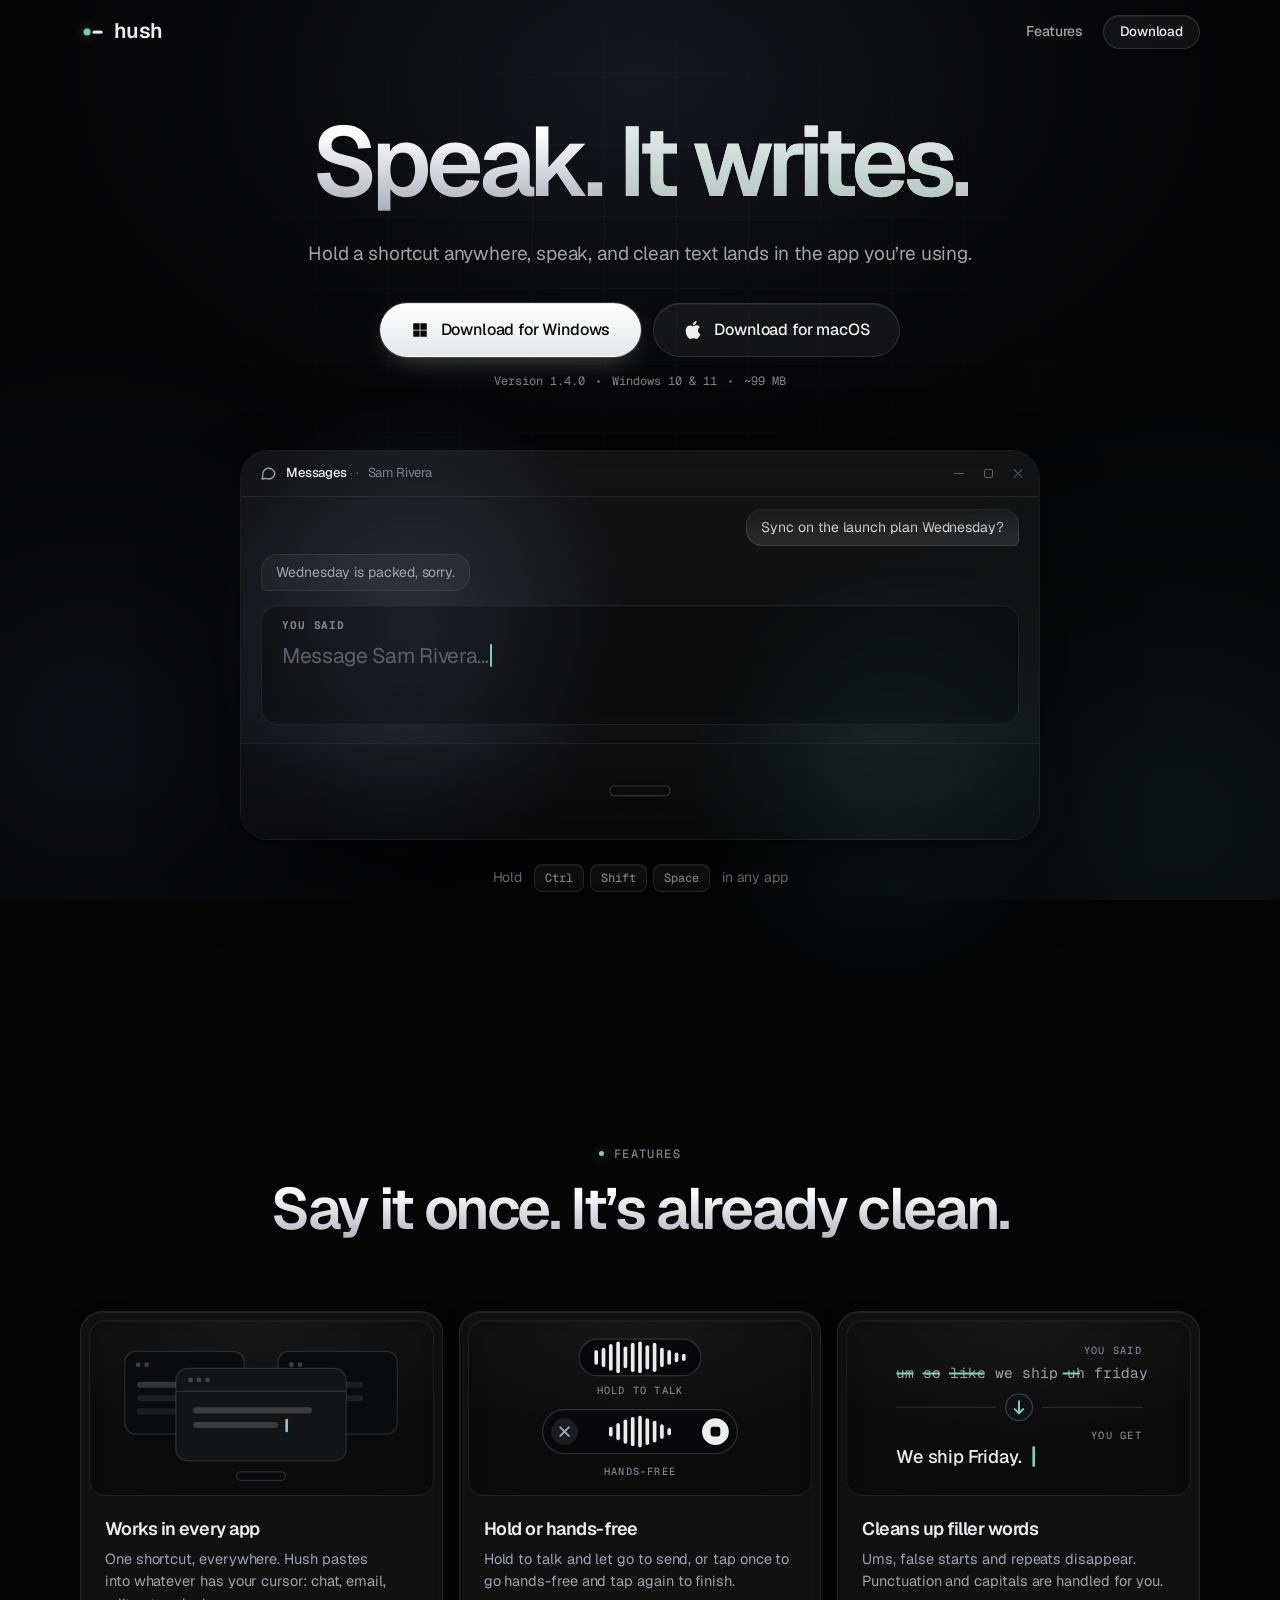
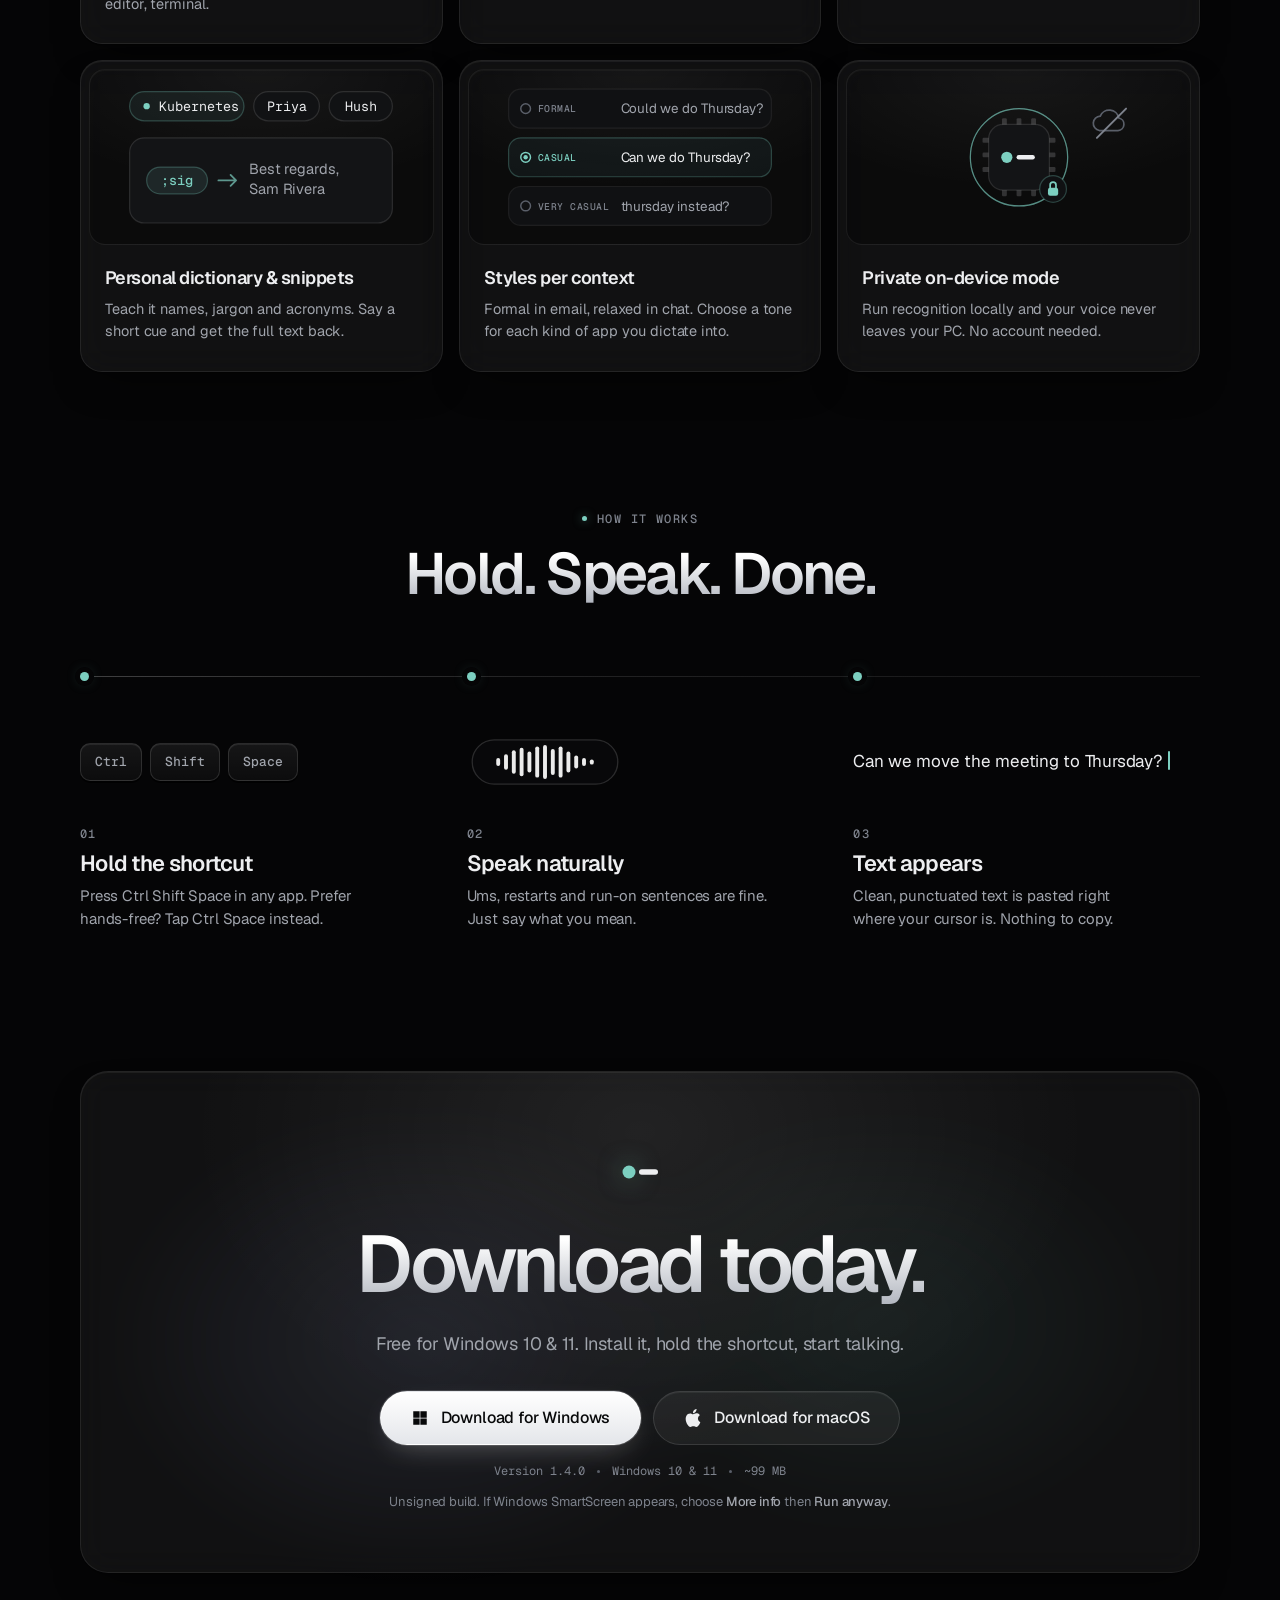
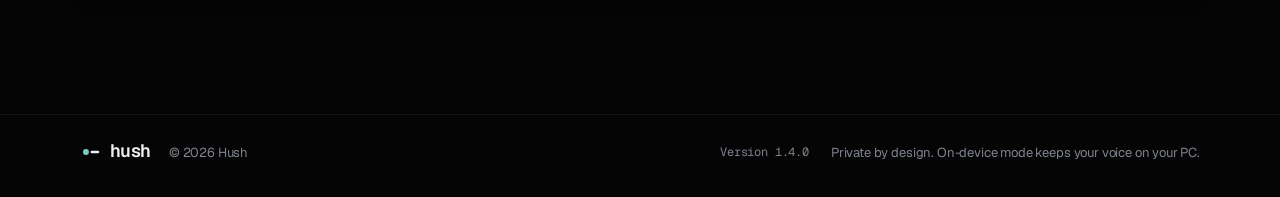
<file: index.html>
<!doctype html>
<html lang="en" class="no-js">
<head>
  <meta charset="utf-8">
  <meta name="viewport" content="width=device-width, initial-scale=1">
  <title>Hush — Speak. It writes.</title>
  <meta name="description" content="Hush is voice dictation for Windows. Hold a shortcut in any app, speak, and clean text is pasted where your cursor is. Free for Windows 10 & 11.">
  <meta name="theme-color" content="#050506">
  <meta name="color-scheme" content="dark">

  <link rel="icon" href="assets/favicon.svg" type="image/svg+xml">
  <link rel="icon" href="assets/favicon.ico" sizes="any">
  <link rel="apple-touch-icon" href="assets/apple-touch-icon.png">

  <!-- Open Graph / social -->
  <meta property="og:type" content="website">
  <meta property="og:title" content="Hush — Speak. It writes.">
  <meta property="og:description" content="Hold a shortcut in any app, speak, and clean text is pasted where your cursor is.">
  <meta property="og:image" content="https://hush-web-alpha.vercel.app/assets/og-image.png">
  <meta name="twitter:card" content="summary_large_image">

  <!-- Fonts: Geist + Geist Mono, self-hosted (SIL OFL, see assets/fonts/OFL.txt). Declared in styles/tokens.css. -->
  <link rel="preload" href="assets/fonts/geist-latin.woff2" as="font" type="font/woff2" crossorigin>
  <link rel="preload" href="assets/fonts/geist-mono-latin.woff2" as="font" type="font/woff2" crossorigin>

  <!-- Tiny same-origin script (no inline JS, so the CSP can stay script-src 'self'): flips .no-js to .js before first paint -->
  <script src="boot.js"></script>

  <link rel="stylesheet" href="styles/tokens.css">
  <link rel="stylesheet" href="styles/base.css">
  <link rel="stylesheet" href="styles/nav.css">
  <link rel="stylesheet" href="styles/hero.css">
  <link rel="stylesheet" href="styles/demo.css">
  <link rel="stylesheet" href="styles/sections.css">

  <script src="demo.js" defer></script>
  <script src="app.js" defer></script>
</head>
<body>
<a class="skip" href="#main">Skip to content</a>

<!-- Fixed backdrop: three very dim, soft glows so the glass surfaces have something to refract -->
<div class="backdrop" aria-hidden="true"><i class="blob blob--a"></i><i class="blob blob--b"></i><i class="blob blob--c"></i></div>

<!-- NAV -->
<header class="nav" data-nav>
  <div class="wrap nav__inner">
    <div class="logo">
      <svg class="logo__mark" viewBox="0 0 24 24" aria-hidden="true"><circle class="logo__dot" cx="6.5" cy="12" r="3.25" fill="var(--accent)"/><rect class="logo__line" x="11.5" y="10.6" width="9.5" height="2.8" rx="1.4" fill="currentColor"/></svg>
      <span class="logo__word">hush</span>
    </div>
    <div class="nav__right">
      <a class="nav__link" href="#features">Features</a>
      <a class="btn btn--soft btn--sm" href="https://github.com/ShashankH1323/hush-web/releases/download/v1.4.0/Hush_1.4.0_x64-setup.exe" download data-download data-nav-dl>Download</a>
    </div>
  </div>
</header>

<main id="main">

<!-- HERO -->
<section class="hero" id="top">
  <div class="wrap hero__inner">
    <h1 class="hero__title rise rise--0"><span>Speak.</span> <span class="hero__accent">It writes.</span></h1>
    <p class="hero__sub rise rise--1">Hold a shortcut anywhere, speak, and clean text lands in the app you’re using.</p>

    <div class="hero__cta rise rise--2">
      <div class="btns">
        <a class="btn btn--primary btn--lg" href="https://github.com/ShashankH1323/hush-web/releases/download/v1.4.0/Hush_1.4.0_x64-setup.exe" download data-download data-download-win>
          <svg viewBox="0 0 24 24" width="18" height="18" fill="currentColor" aria-hidden="true"><path d="M3 3h8.5v8.5H3zM12.5 3H21v8.5h-8.5zM3 12.5h8.5V21H3zM12.5 12.5H21V21h-8.5z"/></svg>
          Download for Windows
        </a>
        <div class="btn-stack">
          <a class="btn btn--soft btn--lg" aria-disabled="true" data-download-mac>
            <svg viewBox="0 0 24 24" width="18" height="18" fill="currentColor" aria-hidden="true"><path d="M12.152 6.896c-.948 0-2.415-1.078-3.96-1.04-2.04.027-3.91 1.183-4.961 3.014-2.117 3.675-.546 9.103 1.519 12.09 1.013 1.454 2.208 3.09 3.792 3.039 1.52-.065 2.09-.987 3.935-.987 1.831 0 2.35.987 3.96.948 1.637-.026 2.676-1.48 3.676-2.948 1.156-1.688 1.636-3.325 1.662-3.415-.039-.013-3.182-1.221-3.22-4.857-.026-3.04 2.48-4.494 2.597-4.559-1.429-2.09-3.623-2.324-4.39-2.376-2-.156-3.675 1.09-4.61 1.09zM15.53 3.83c.843-1.012 1.4-2.427 1.245-3.83-1.207.052-2.662.805-3.532 1.818-.78.896-1.454 2.338-1.273 3.714 1.338.104 2.715-.688 3.559-1.701"/></svg>
            Download for macOS
            <span class="btn__tag" data-mac-tag>Coming soon</span>
          </a>
        </div>
      </div>
      <p class="meta"><span data-version-text>Version 1.4.0</span><i class="meta__sep" aria-hidden="true"></i><span>Windows 10 &amp; 11</span><i class="meta__sep" aria-hidden="true"></i><span>~99 MB</span></p>
    </div>

    <!-- Hero demo: messy speech -> clean text, driven by demo.js. Static clean state is the no-JS / reduced-motion fallback. -->
    <div class="demo rise rise--3" data-demo>
      <div class="win" data-win aria-hidden="true">
        <div class="win__bar">
          <span class="win__app"><span class="win__glyph" data-glyph></span><span class="win__name" data-app>Messages</span><span class="win__sub" data-sub>Sam Rivera</span></span>
          <span class="win__ctrl" aria-hidden="true"><i class="win__c win__c--min"></i><i class="win__c win__c--max"></i><i class="win__c win__c--x"></i></span>
        </div>
        <div class="win__ctx" data-ctx>
          <div class="msg msg--out">Sync on the launch plan Wednesday?</div>
          <div class="msg msg--in">Wednesday is packed, sorry.</div>
        </div>
        <div class="field is-clean" data-field>
          <span class="field__cap" aria-hidden="true"><b class="cap cap--raw">You said</b><b class="cap cap--clean">Hush wrote</b></span>
          <p class="field__text" data-text><span class="tok is-on is-clean">Can</span><span class="tok is-on is-clean">we</span><span class="tok is-on is-clean">move</span><span class="tok is-on is-clean">the</span><span class="tok is-on is-clean">meeting</span><span class="tok is-on is-clean">to</span><span class="tok is-on is-clean">Thursday?</span><i class="caret"></i></p>
        </div>
        <div class="win__tray"><canvas class="bar" data-bar width="300" height="80"></canvas></div>
      </div>
      <p class="demo__hint">Hold
        <span class="keys"><kbd class="kbd" data-key>Ctrl</kbd><kbd class="kbd" data-key>Shift</kbd><kbd class="kbd" data-key>Space</kbd></span>
        in any app
      </p>
      <p class="sr-only">Example: saying “um so like can we move the uh meeting to thursday” pastes “Can we move the meeting to Thursday?” into the message field.</p>
    </div>
  </div>
</section>

<!-- FEATURES -->
<section class="section" id="features">
  <div class="wrap">
    <header class="section__head reveal">
      <p class="eyebrow">Features</p>
      <h2 class="h2">Say it once. It’s already clean.</h2>
    </header>

    <div class="grid">

      <article class="card reveal reveal--0">
        <div class="card__art">
          <svg class="ill" viewBox="0 0 240 132" aria-hidden="true">
            <rect class="i-panel i-panel--back" x="8" y="20" width="98" height="68" rx="9"/>
            <circle class="i-dot" cx="19" cy="31" r="2"/><circle class="i-dot" cx="26" cy="31" r="2"/>
            <rect class="i-ln" x="18" y="45" width="50" height="5" rx="2.5"/>
            <rect class="i-ln2" x="18" y="56" width="70" height="5" rx="2.5"/>
            <rect class="i-ln2" x="18" y="67" width="36" height="5" rx="2.5"/>
            <rect class="i-panel i-panel--back" x="134" y="20" width="98" height="68" rx="9"/>
            <circle class="i-dot" cx="145" cy="31" r="2"/><circle class="i-dot" cx="152" cy="31" r="2"/>
            <rect class="i-mint i-soft" x="144" y="45" width="16" height="5" rx="2.5"/><rect class="i-ln2" x="164" y="45" width="40" height="5" rx="2.5"/>
            <rect class="i-ln2" x="152" y="56" width="52" height="5" rx="2.5"/>
            <rect class="i-ln2" x="144" y="67" width="34" height="5" rx="2.5"/>
            <rect class="i-panel i-panel--front" x="50" y="34" width="140" height="76" rx="10"/>
            <path class="i-sep" d="M50.5 53h139"/>
            <circle class="i-dot" cx="62" cy="43.5" r="2"/><circle class="i-dot" cx="69" cy="43.5" r="2"/><circle class="i-dot" cx="76" cy="43.5" r="2"/>
            <rect class="i-ln" x="64" y="66" width="98" height="5" rx="2.5"/>
            <rect class="i-ln" x="64" y="78" width="70" height="5" rx="2.5"/>
            <rect class="i-mint i-caret" x="140" y="75.5" width="2.2" height="11" rx="1.1"/>
            <rect class="i-pill" x="100" y="119" width="40" height="7" rx="3.5"/>
          </svg>
        </div>
        <h3 class="card__title">Works in every app</h3>
        <p class="card__text">One shortcut, everywhere. Hush pastes into whatever has your cursor: chat, email, editor, terminal.</p>
      </article>

      <article class="card reveal reveal--1">
        <div class="card__art">
          <svg class="ill" viewBox="0 0 240 132" aria-hidden="true">
            <rect class="i-pill" x="70" y="10" width="100" height="30" rx="15"/>
            <g class="i-bars">
              <rect class="n0" x="82.5" y="19" width="3" height="12" rx="1.5"/>
              <rect class="n1" x="88.5" y="17" width="3" height="16" rx="1.5"/>
              <rect class="n2" x="94.5" y="14" width="3" height="22" rx="1.5"/>
              <rect class="n3" x="100.5" y="12" width="3" height="26" rx="1.5"/>
              <rect class="n4" x="106.5" y="16" width="3" height="18" rx="1.5"/>
              <rect class="n5" x="112.5" y="13" width="3" height="24" rx="1.5"/>
              <rect class="n6" x="118.5" y="12" width="3" height="26" rx="1.5"/>
              <rect class="n7" x="124.5" y="15" width="3" height="20" rx="1.5"/>
              <rect class="n8" x="130.5" y="13" width="3" height="24" rx="1.5"/>
              <rect class="n9" x="136.5" y="17" width="3" height="16" rx="1.5"/>
              <rect class="n10" x="142.5" y="19" width="3" height="12" rx="1.5"/>
              <rect class="n11" x="148.5" y="21" width="3" height="8" rx="1.5"/>
              <rect class="n12" x="154.5" y="22" width="3" height="6" rx="1.5"/>
            </g>
            <text class="i-label" x="120" y="55" text-anchor="middle">HOLD TO TALK</text>

            <rect class="i-pill" x="40" y="68" width="160" height="36" rx="18"/>
            <circle cx="58" cy="86" r="11" fill="#1B1C1F"/>
            <path d="M54.5 82.5l7 7M61.5 82.5l-7 7" stroke="#A0A4AC" stroke-width="1.6" stroke-linecap="round"/>
            <g class="i-bars i-bars--hf">
              <rect class="n1" x="94.5" y="82" width="3" height="8" rx="1.5"/>
              <rect class="n3" x="100.5" y="79" width="3" height="14" rx="1.5"/>
              <rect class="n5" x="106.5" y="76" width="3" height="20" rx="1.5"/>
              <rect class="n2" x="112.5" y="74" width="3" height="24" rx="1.5"/>
              <rect class="n6" x="118.5" y="73" width="3" height="26" rx="1.5"/>
              <rect class="n4" x="124.5" y="75" width="3" height="22" rx="1.5"/>
              <rect class="n0" x="130.5" y="77" width="3" height="18" rx="1.5"/>
              <rect class="n7" x="136.5" y="80" width="3" height="12" rx="1.5"/>
              <rect class="n3" x="142.5" y="83" width="3" height="6" rx="1.5"/>
            </g>
            <circle cx="182" cy="86" r="11" fill="#EDEEF0"/>
            <rect x="178" y="82" width="8" height="8" rx="2" fill="#0A0A0B"/>
            <text class="i-label" x="120" y="122" text-anchor="middle">HANDS-FREE</text>
          </svg>
        </div>
        <h3 class="card__title">Hold or hands-free</h3>
        <p class="card__text">Hold to talk and let go to send, or tap once to go hands-free and tap again to finish.</p>
      </article>

      <article class="card reveal reveal--2">
        <div class="card__art">
          <svg class="ill ill--filler" viewBox="0 0 240 132" aria-hidden="true">
            <text class="i-label" x="221" y="22" text-anchor="end">YOU SAID</text>
            <g class="i-mono">
              <text x="19" y="42" class="i-raw">um so like we ship uh friday</text>
            </g>
            <rect class="i-strike n0" x="19" y="37.4" width="14.4" height="1.6" rx=".8"/>
            <rect class="i-strike n1" x="40.6" y="37.4" width="14.4" height="1.6" rx=".8"/>
            <rect class="i-strike n2" x="62.2" y="37.4" width="28.8" height="1.6" rx=".8"/>
            <rect class="i-strike n3" x="155.8" y="37.4" width="14.4" height="1.6" rx=".8"/>
            <path class="i-sep" d="M19 66h82M139 66h82"/>
            <circle cx="120" cy="66" r="11" class="i-node"/>
            <path d="M120 61v10M116.5 67.5l3.5 3.5 3.5-3.5" fill="none" stroke="var(--accent)" stroke-width="1.6" stroke-linecap="round" stroke-linejoin="round"/>
            <text class="i-label" x="221" y="92" text-anchor="end">YOU GET</text>
            <text class="i-clean" x="19" y="112">We ship Friday.</text>
            <rect class="i-mint i-caret" x="131" y="98" width="2.2" height="17" rx="1.1"/>
          </svg>
        </div>
        <h3 class="card__title">Cleans up filler words</h3>
        <p class="card__text">Ums, false starts and repeats disappear. Punctuation and capitals are handled for you.</p>
      </article>

      <article class="card reveal reveal--0">
        <div class="card__art">
          <svg class="ill" viewBox="0 0 240 132" aria-hidden="true">
            <rect class="i-chip i-chip--auto" x="12" y="12" width="94" height="24" rx="12"/>
            <circle class="i-mint" cx="26" cy="24" r="2.6"/>
            <text class="i-mono i-chip-t" x="36" y="28">Kubernetes</text>
            <rect class="i-chip" x="114" y="12" width="54" height="24" rx="12"/>
            <text class="i-mono i-chip-t" x="141" y="28" text-anchor="middle">Priya</text>
            <rect class="i-chip" x="176" y="12" width="52" height="24" rx="12"/>
            <text class="i-mono i-chip-t" x="202" y="28" text-anchor="middle">Hush</text>

            <rect class="i-panel i-panel--front" x="12" y="50" width="216" height="70" rx="12"/>
            <rect class="i-cue" x="26" y="74" width="50" height="22" rx="11"/>
            <text class="i-mono i-cue-t" x="51" y="89" text-anchor="middle">;sig</text>
            <path d="M85 85h14M95 80.5l4.5 4.5-4.5 4.5" fill="none" stroke="var(--accent)" stroke-opacity=".7" stroke-width="1.5" stroke-linecap="round" stroke-linejoin="round"/>
            <text class="i-body" x="110" y="80">Best regards,</text>
            <text class="i-body" x="110" y="96">Sam Rivera</text>
          </svg>
        </div>
        <h3 class="card__title">Personal dictionary &amp; snippets</h3>
        <p class="card__text">Teach it names, jargon and acronyms. Say a short cue and get the full text back.</p>
      </article>

      <article class="card reveal reveal--1">
        <div class="card__art">
          <svg class="ill" viewBox="0 0 240 132" aria-hidden="true">
            <rect class="i-row" x="12" y="10" width="216" height="32" rx="10"/>
            <circle class="i-radio" cx="26" cy="26" r="4"/>
            <text class="i-label i-label--l" x="36" y="29">FORMAL</text>
            <text class="i-body i-body--s" x="104" y="30">Could we do Thursday?</text>

            <rect class="i-row i-row--on" x="12" y="50" width="216" height="32" rx="10"/>
            <circle class="i-radio i-radio--on" cx="26" cy="66" r="4"/><circle class="i-mint" cx="26" cy="66" r="1.8"/>
            <text class="i-label i-label--l i-label--on" x="36" y="69">CASUAL</text>
            <text class="i-body i-body--s i-body--on" x="104" y="70">Can we do Thursday?</text>

            <rect class="i-row" x="12" y="90" width="216" height="32" rx="10"/>
            <circle class="i-radio" cx="26" cy="106" r="4"/>
            <text class="i-label i-label--l" x="36" y="109">VERY CASUAL</text>
            <text class="i-body i-body--s" x="104" y="110">thursday instead?</text>
          </svg>
        </div>
        <h3 class="card__title">Styles per context</h3>
        <p class="card__text">Formal in email, relaxed in chat. Choose a tone for each kind of app you dictate into.</p>
      </article>

      <article class="card reveal reveal--2">
        <div class="card__art">
          <svg class="ill ill--private" viewBox="0 0 240 132" aria-hidden="true">
            <circle class="i-ring i-ring--1" cx="120" cy="66" r="40"/>
            <circle class="i-ring i-ring--2" cx="120" cy="66" r="40"/>
            <g class="i-pins">
              <rect x="106" y="34" width="4" height="6" rx="1"/><rect x="118" y="34" width="4" height="6" rx="1"/><rect x="130" y="34" width="4" height="6" rx="1"/>
              <rect x="106" y="92" width="4" height="6" rx="1"/><rect x="118" y="92" width="4" height="6" rx="1"/><rect x="130" y="92" width="4" height="6" rx="1"/>
              <rect x="90" y="50" width="6" height="4" rx="1"/><rect x="90" y="62" width="6" height="4" rx="1"/><rect x="90" y="74" width="6" height="4" rx="1"/>
              <rect x="144" y="50" width="6" height="4" rx="1"/><rect x="144" y="62" width="6" height="4" rx="1"/><rect x="144" y="74" width="6" height="4" rx="1"/>
            </g>
            <rect class="i-panel i-panel--front" x="95" y="39" width="50" height="54" rx="12"/>
            <circle class="i-mint" cx="110" cy="66" r="4.6"/>
            <rect x="118" y="64.2" width="15" height="3.6" rx="1.8" fill="#EDEEF0"/>
            <circle cx="148" cy="92" r="11" class="i-node"/>
            <rect x="143.8" y="91" width="8.4" height="6.6" rx="1.8" fill="var(--accent)"/>
            <path d="M145.6 91v-2.2a2.4 2.4 0 0 1 4.8 0V91" fill="none" stroke="var(--accent)" stroke-width="1.4" stroke-linecap="round"/>
            <g class="i-cloud">
              <path d="M186 44a6 6 0 0 1 .8-11.9 8 8 0 0 1 15.2 1.6 5.2 5.2 0 0 1-.6 10.3z"/>
              <path d="M184 50l24-24" class="i-cloud-x"/>
            </g>
          </svg>
        </div>
        <h3 class="card__title">Private on-device mode</h3>
        <p class="card__text">Run recognition locally and your voice never leaves your PC. No account needed.</p>
      </article>

    </div>
  </div>
</section>

<!-- HOW IT WORKS -->
<section class="section section--how" id="how">
  <div class="wrap">
    <header class="section__head reveal">
      <p class="eyebrow">How it works</p>
      <h2 class="h2">Hold. Speak. Done.</h2>
    </header>

    <ol class="steps reveal">
      <li class="step">
        <div class="step__viz step__viz--keys" aria-hidden="true">
          <span class="keys keys--anim"><kbd class="kbd">Ctrl</kbd><kbd class="kbd">Shift</kbd><kbd class="kbd">Space</kbd></span>
        </div>
        <p class="step__n">01</p>
        <h3 class="step__title">Hold the shortcut</h3>
        <p class="step__text">Press Ctrl Shift Space in any app. Prefer hands-free? Tap Ctrl Space instead.</p>
      </li>
      <li class="step">
        <div class="step__viz" aria-hidden="true">
          <svg class="mini-pill" viewBox="0 0 120 40">
            <rect class="i-pill" x="4" y="3" width="112" height="34" rx="17"/>
            <g class="i-bars">
              <rect class="n0" x="22.5" y="17" width="3" height="6" rx="1.5"/><rect class="n1" x="28.5" y="14" width="3" height="12" rx="1.5"/>
              <rect class="n2" x="34.5" y="11" width="3" height="18" rx="1.5"/><rect class="n3" x="40.5" y="9" width="3" height="22" rx="1.5"/>
              <rect class="n4" x="46.5" y="12" width="3" height="16" rx="1.5"/><rect class="n5" x="52.5" y="8" width="3" height="24" rx="1.5"/>
              <rect class="n6" x="58.5" y="7" width="3" height="26" rx="1.5"/><rect class="n7" x="64.5" y="10" width="3" height="20" rx="1.5"/>
              <rect class="n8" x="70.5" y="8" width="3" height="24" rx="1.5"/><rect class="n9" x="76.5" y="12" width="3" height="16" rx="1.5"/>
              <rect class="n10" x="82.5" y="15" width="3" height="10" rx="1.5"/><rect class="n11" x="88.5" y="17" width="3" height="6" rx="1.5"/>
              <rect class="n12" x="94.5" y="18" width="3" height="4" rx="1.5"/>
            </g>
          </svg>
        </div>
        <p class="step__n">02</p>
        <h3 class="step__title">Speak naturally</h3>
        <p class="step__text">Ums, restarts and run-on sentences are fine. Just say what you mean.</p>
      </li>
      <li class="step">
        <div class="step__viz" aria-hidden="true">
          <p class="typed"><span class="typed__w w0">Can</span><span class="typed__w w1">we</span><span class="typed__w w2">move</span><span class="typed__w w3">the</span><span class="typed__w w4">meeting</span><span class="typed__w w5">to</span><span class="typed__w w6">Thursday?</span><i class="caret"></i></p>
        </div>
        <p class="step__n">03</p>
        <h3 class="step__title">Text appears</h3>
        <p class="step__text">Clean, punctuated text is pasted right where your cursor is. Nothing to copy.</p>
      </li>
    </ol>
  </div>
</section>

<!-- FINAL CTA -->
<section class="cta" id="download">
  <div class="wrap">
    <div class="cta__panel reveal">
      <svg class="cta__mark" viewBox="0 0 24 24" aria-hidden="true"><circle cx="6.5" cy="12" r="3.25" fill="var(--accent)"/><rect x="11.5" y="10.6" width="9.5" height="2.8" rx="1.4" fill="currentColor"/></svg>
      <h2 class="h2 cta__title">Download today.</h2>
      <p class="cta__sub">Free for Windows 10 &amp; 11. Install it, hold the shortcut, start talking.</p>
      <div class="btns">
        <a class="btn btn--primary btn--lg" href="https://github.com/ShashankH1323/hush-web/releases/download/v1.4.0/Hush_1.4.0_x64-setup.exe" download data-download data-download-win>
          <svg viewBox="0 0 24 24" width="18" height="18" fill="currentColor" aria-hidden="true"><path d="M3 3h8.5v8.5H3zM12.5 3H21v8.5h-8.5zM3 12.5h8.5V21H3zM12.5 12.5H21V21h-8.5z"/></svg>
          Download for Windows
        </a>
        <div class="btn-stack">
          <a class="btn btn--soft btn--lg" aria-disabled="true" data-download-mac>
            <svg viewBox="0 0 24 24" width="18" height="18" fill="currentColor" aria-hidden="true"><path d="M12.152 6.896c-.948 0-2.415-1.078-3.96-1.04-2.04.027-3.91 1.183-4.961 3.014-2.117 3.675-.546 9.103 1.519 12.09 1.013 1.454 2.208 3.09 3.792 3.039 1.52-.065 2.09-.987 3.935-.987 1.831 0 2.35.987 3.96.948 1.637-.026 2.676-1.48 3.676-2.948 1.156-1.688 1.636-3.325 1.662-3.415-.039-.013-3.182-1.221-3.22-4.857-.026-3.04 2.48-4.494 2.597-4.559-1.429-2.09-3.623-2.324-4.39-2.376-2-.156-3.675 1.09-4.61 1.09zM15.53 3.83c.843-1.012 1.4-2.427 1.245-3.83-1.207.052-2.662.805-3.532 1.818-.78.896-1.454 2.338-1.273 3.714 1.338.104 2.715-.688 3.559-1.701"/></svg>
            Download for macOS
            <span class="btn__tag" data-mac-tag>Coming soon</span>
          </a>
        </div>
      </div>
      <p class="meta"><span data-version-text>Version 1.4.0</span><i class="meta__sep" aria-hidden="true"></i><span>Windows 10 &amp; 11</span><i class="meta__sep" aria-hidden="true"></i><span>~99 MB</span></p>
      <p class="cta__note">Unsigned build. If Windows SmartScreen appears, choose <b>More info</b> then <b>Run anyway</b>.</p>
    </div>
  </div>
</section>

</main>

<footer class="footer">
  <div class="wrap footer__inner">
    <div class="footer__l">
      <div class="logo logo--sm">
        <svg class="logo__mark" viewBox="0 0 24 24" aria-hidden="true"><circle cx="6.5" cy="12" r="3.25" fill="var(--accent)"/><rect x="11.5" y="10.6" width="9.5" height="2.8" rx="1.4" fill="currentColor"/></svg>
        <span class="logo__word">hush</span>
      </div>
      <span class="footer__copy">© <span data-year>2026</span> Hush</span>
    </div>
    <p class="footer__r"><span class="footer__ver" data-version-text>Version 1.4.0</span><span class="footer__priv">Private by design. On-device mode keeps your voice on your PC.</span></p>
  </div>
</footer>

</body>
</html>
</file>
<file: styles/tokens.css>
/* tokens.css — Hush site design tokens.
   True-black base, cool neutral greys, ONE quiet mint accent used only for small highlights (logo dot, focus, caret, glows),
   and very light glass (about 5% white + 16px blur + hairline) for windows and cards. No cream, no beige, no warm off-white. */

/* Self-hosted Geist + Geist Mono (SIL OFL 1.1, see assets/fonts/OFL.txt). Latin subset, variable weight. */
@font-face {
  font-family: "Geist"; font-style: normal; font-weight: 100 900; font-display: swap;
  src: url("../assets/fonts/geist-latin.woff2") format("woff2");
  unicode-range: U+0000-00FF, U+0131, U+0152-0153, U+02BB-02BC, U+02C6, U+02DA, U+02DC, U+0304, U+0308, U+0329, U+2000-206F, U+20AC, U+2122, U+2191, U+2193, U+2212, U+2215, U+FEFF, U+FFFD;
}
@font-face {
  font-family: "Geist Mono"; font-style: normal; font-weight: 100 900; font-display: swap;
  src: url("../assets/fonts/geist-mono-latin.woff2") format("woff2");
  unicode-range: U+0000-00FF, U+0131, U+0152-0153, U+02BB-02BC, U+02C6, U+02DA, U+02DC, U+0304, U+0308, U+0329, U+2000-206F, U+20AC, U+2122, U+2191, U+2193, U+2212, U+2215, U+FEFF, U+FFFD;
}

:root {
  color-scheme: dark;

  /* Surfaces */
  --bg: #050506;
  --bg-2: #0A0A0B;

  /* Glass: ~5% white fill, hairline border, faint inset top highlight. The blur lives on a background layer,
     never on an ancestor of the demo canvas. */
  --glass: rgba(255, 255, 255, .05);
  --glass-border: rgba(255, 255, 255, .08);
  --glass-hi: inset 0 1px 0 rgba(255, 255, 255, .06);
  --glass-blur: blur(16px) saturate(1.2);

  /* Hairlines */
  --border: rgba(255, 255, 255, .07);
  --border-strong: rgba(255, 255, 255, .12);

  /* Text (cool neutrals). --text-3 clears AA on the black base; --text-4 is decorative only. */
  --text: #EDEEF0;
  --text-2: #A0A4AC;
  --text-3: #7E838D;
  --text-4: #5A5F69;

  /* The one accent: a soft, slightly desaturated mint. */
  --accent: #7CCFC0;
  --accent-rgb: 124, 207, 192;
  --accent-soft: rgba(124, 207, 192, .10);
  --accent-line: rgba(124, 207, 192, .28);

  /* Shadows */
  --shadow-1: 0 1px 2px rgba(0, 0, 0, .4), 0 18px 40px -18px rgba(0, 0, 0, .7);
  --shadow-pop: 0 18px 50px rgba(0, 0, 0, .6);

  /* Radii */
  --r-xs: 6px; --r-sm: 8px; --r-md: 12px; --r-lg: 16px; --r-xl: 22px; --r-2xl: 28px; --r-full: 999px;

  /* Motion */
  --ease-out: cubic-bezier(.22, 1, .36, 1);
  --ease-in-out: cubic-bezier(.65, 0, .35, 1);
  --dur-1: 120ms; --dur-2: 180ms; --dur-3: 260ms; --dur-4: 420ms;

  /* Type */
  --font-sans: "Geist", ui-sans-serif, system-ui, -apple-system, "Segoe UI Variable", "Segoe UI", Roboto, sans-serif;
  --font-mono: "Geist Mono", ui-monospace, "Cascadia Code", "SF Mono", Menlo, Consolas, monospace;

  /* Layout */
  --wrap: 1120px;
  --gutter: 24px;
  --nav-h: 64px;
  --sect: clamp(88px, 11vw, 148px);
}
@media (max-width: 640px) {
  :root { --gutter: 16px; --nav-h: 60px; }
}
</file>
<file: styles/base.css>
/* base.css — reset, layout primitives, buttons, keycaps, reveal, backdrop */
*, *::before, *::after { box-sizing: border-box; }
html { -webkit-text-size-adjust: 100%; text-size-adjust: 100%; background: var(--bg); }
@media (prefers-reduced-motion: no-preference) { html { scroll-behavior: smooth; } }
body {
  margin: 0;
  min-height: 100vh;
  background: var(--bg);
  color: var(--text);
  font: 400 16px/1.5 var(--font-sans);
  letter-spacing: -.01em;
  -webkit-font-smoothing: antialiased;
  -moz-osx-font-smoothing: grayscale;
  text-rendering: optimizeLegibility;
  overflow-x: clip;
  isolation: isolate;
}
h1, h2, h3, p, ol, ul, figure { margin: 0; padding: 0; }
ol, ul { list-style: none; }
img, svg, canvas { display: block; max-width: 100%; }
a { color: inherit; text-decoration: none; }
button { font: inherit; color: inherit; background: none; border: 0; padding: 0; cursor: pointer; }
[hidden] { display: none !important; }
::selection { background: rgba(var(--accent-rgb), .24); color: #fff; }

/* Focus ring: the accent, on outline (not box-shadow) so it can never be overridden by a component's own shadow. */
:focus { outline: none; }
:focus-visible { outline: 2px solid var(--accent); outline-offset: 3px; border-radius: var(--r-sm); }

.wrap { width: min(100% - var(--gutter) * 2, var(--wrap)); margin-inline: auto; }
.sr-only { position: absolute; width: 1px; height: 1px; margin: -1px; padding: 0; overflow: hidden; clip: rect(0 0 0 0); white-space: nowrap; border: 0; }
.skip { position: fixed; left: 12px; top: -60px; z-index: 100; padding: 10px 16px; border-radius: var(--r-full); background: var(--text); color: var(--bg); font-weight: 500; font-size: 14px; transition: transform var(--dur-3) var(--ease-out); }
.skip:focus-visible { transform: translateY(72px); }

/* ---------- Backdrop: a few very dim, very soft glows so the glass surfaces have something to refract ---------- */
.backdrop { position: fixed; inset: 0; z-index: -1; overflow: hidden; pointer-events: none; }
.blob { position: absolute; border-radius: 50%; will-change: transform; }
.blob--a { /* cool slate, top centre: sits behind the headline and demo */
  width: 1200px; height: 760px; left: 50%; top: -300px; margin-left: -600px;
  background: radial-gradient(closest-side, rgba(146, 160, 200, .12), rgba(146, 160, 200, .04) 58%, transparent);
  animation: drift-a 44s ease-in-out infinite alternate;
}
.blob--b { /* the accent, barely there, lower right */
  width: 880px; height: 880px; right: -340px; bottom: -360px;
  background: radial-gradient(closest-side, rgba(var(--accent-rgb), .065), rgba(var(--accent-rgb), .02) 58%, transparent);
  animation: drift-b 52s ease-in-out infinite alternate;
}
.blob--c { /* cool slate, lower left */
  width: 820px; height: 820px; left: -320px; bottom: -240px;
  background: radial-gradient(closest-side, rgba(120, 134, 190, .075), rgba(120, 134, 190, .025) 58%, transparent);
  animation: drift-c 60s ease-in-out infinite alternate;
}
@keyframes drift-a { to { transform: translate3d(90px, 50px, 0); } }
@keyframes drift-b { to { transform: translate3d(-100px, -60px, 0); } }
@keyframes drift-c { to { transform: translate3d(110px, -50px, 0); } }

/* ---------- Typography ---------- */
.eyebrow { display: inline-flex; align-items: center; gap: 10px; font: 500 12px/1 var(--font-mono); letter-spacing: .12em; text-transform: uppercase; color: var(--text-3); }
.eyebrow::before { content: ""; width: 5px; height: 5px; border-radius: 50%; background: var(--accent); box-shadow: 0 0 10px rgba(var(--accent-rgb), .55); }
.h2 {
  font-weight: 600; font-size: clamp(34px, 5vw, 58px); line-height: 1.06; letter-spacing: -.045em; text-wrap: balance; padding-bottom: .06em;
  background: linear-gradient(180deg, #FFFFFF 20%, #A9AEB8 100%); -webkit-background-clip: text; background-clip: text; color: transparent;
}
.meta { display: flex; flex-wrap: wrap; align-items: center; justify-content: center; gap: 6px 0; font: 400 12px/1.4 var(--font-mono); letter-spacing: 0; color: var(--text-3); font-variant-numeric: tabular-nums; }
.meta__sep { display: inline-block; width: 3px; height: 3px; margin: 0 12px; border-radius: 50%; background: var(--text-4); }

/* ---------- Buttons (capsule, like the Hush bar) ---------- */
.btn {
  position: relative; display: inline-flex; align-items: center; justify-content: center; gap: 10px;
  height: 44px; padding: 0 22px; border-radius: var(--r-full);
  font: 500 15px/1 var(--font-sans); letter-spacing: -.01em; white-space: nowrap;
  border: 1px solid transparent;
  transition: transform var(--dur-1) var(--ease-out), background-color var(--dur-2), color var(--dur-2), border-color var(--dur-2), box-shadow var(--dur-3) var(--ease-out);
  -webkit-tap-highlight-color: transparent;
}
.btn:active { transform: scale(.975); }
.btn:focus-visible { border-radius: var(--r-full); outline-offset: 4px; }
.btn--lg { height: 54px; padding: 0 30px; font-size: 16px; gap: 12px; }
.btn--sm { height: 34px; padding: 0 16px; font-size: 13.5px; }
/* Primary: white on black. Quiet, high-contrast, no colour. */
.btn--primary {
  background: linear-gradient(180deg, #FFFFFF, #E4E6EA); color: #08090A;
  box-shadow: inset 0 1px 0 rgba(255, 255, 255, .9), 0 0 0 1px rgba(255, 255, 255, .14), 0 10px 30px -12px rgba(255, 255, 255, .35);
}
.btn--primary:hover { background: linear-gradient(180deg, #FFFFFF, #EEF0F2); box-shadow: inset 0 1px 0 #fff, 0 0 0 1px rgba(255, 255, 255, .2), 0 12px 38px -10px rgba(255, 255, 255, .45); }
/* Soft: glass capsule for the nav. */
.btn--soft { background: var(--glass); color: var(--text); border-color: var(--border-strong); box-shadow: var(--glass-hi); }
.btn--soft:hover { background: rgba(255, 255, 255, .1); border-color: rgba(255, 255, 255, .2); }
/* Download button pair (Windows + macOS). Stacks on narrow screens. */
.btns { display: flex; flex-wrap: wrap; align-items: center; justify-content: center; gap: 12px; }
.btn-stack { display: flex; flex-direction: column; align-items: center; gap: 8px; }
.btn__alt { font: 400 12.5px/1.4 var(--font-mono); color: var(--text-3); text-decoration: underline; text-underline-offset: 3px; }
.btn__alt:hover { color: var(--text); }
.btn__alt[hidden] { display: none; }
/* macOS "Coming soon": same glass capsule, muted; no href, so it can never link to a 404. JS removes aria-disabled once a Mac asset exists. */
.btn[aria-disabled="true"] { color: var(--text-2); cursor: not-allowed; }
.btn[aria-disabled="true"] > svg { opacity: .7; }
.btn[aria-disabled="true"]:hover { background: var(--glass); border-color: var(--border-strong); }
.btn[aria-disabled="true"]:active { transform: none; }
.btn__tag { margin-right: -12px; padding: 4px 9px; border: 1px solid var(--border-strong); border-radius: var(--r-full); font: 400 10.5px/1 var(--font-mono); letter-spacing: .04em; text-transform: uppercase; color: var(--text-3); }
.btn--sm .btn__tag { display: none; }

/* ---------- Keycaps ---------- */
.keys { display: inline-flex; gap: 6px; vertical-align: middle; }
.kbd {
  display: inline-flex; align-items: center; justify-content: center; min-width: 30px; height: 28px; padding: 0 10px;
  border-radius: 8px; font: 500 12px/1 var(--font-mono); letter-spacing: 0; color: var(--text-2);
  background: linear-gradient(rgba(255, 255, 255, .07), rgba(255, 255, 255, .03)); border: 1px solid var(--border-strong);
  box-shadow: 0 2px 0 rgba(0, 0, 0, .7), inset 0 1px 0 rgba(255, 255, 255, .07);
  transition: transform var(--dur-1) var(--ease-out), color var(--dur-1), border-color var(--dur-1), box-shadow var(--dur-2);
}
.kbd.is-down { transform: translateY(2px); color: var(--text); border-color: rgba(var(--accent-rgb), .5); box-shadow: 0 0 0 rgba(0, 0, 0, 0), 0 0 16px rgba(var(--accent-rgb), .14), inset 0 1px 0 rgba(255, 255, 255, .05); }

/* ---------- Reveal on scroll (IntersectionObserver adds .is-in) ---------- */
.js .reveal { opacity: 0; translate: 0 18px; transition: opacity .8s var(--ease-out) var(--d, 0ms), translate .8s var(--ease-out) var(--d, 0ms); }
.js .reveal.is-in { opacity: 1; translate: 0 0; }
.reveal--0 { --d: 0ms; } .reveal--1 { --d: 70ms; } .reveal--2 { --d: 140ms; }

/* Hero entrance (CSS-only, staggered). Fill is `backwards` only, so once it ends nothing keeps the element in an
   opacity/transform effect: that keeps the glass demo window able to see the page backdrop through its blur. */
.rise { animation: rise .9s var(--ease-out) backwards; animation-delay: calc(var(--i, 0) * 90ms + 120ms); }
.rise--0 { --i: 0; } .rise--1 { --i: 1; } .rise--2 { --i: 2; } .rise--3 { --i: 3; }
@keyframes rise { from { opacity: 0; translate: 0 16px; } to { opacity: 1; translate: 0 0; } }

/* Index helpers for staggered SVG / word animations (replace inline style="--n:.." so the CSP can forbid inline styles) */
.n0 { --n: 0; } .n1 { --n: 1; } .n2 { --n: 2; } .n3 { --n: 3; } .n4 { --n: 4; } .n5 { --n: 5; } .n6 { --n: 6; }
.n7 { --n: 7; } .n8 { --n: 8; } .n9 { --n: 9; } .n10 { --n: 10; } .n11 { --n: 11; } .n12 { --n: 12; }
.w0 { --w: 0; } .w1 { --w: 1; } .w2 { --w: 2; } .w3 { --w: 3; } .w4 { --w: 4; } .w5 { --w: 5; } .w6 { --w: 6; }

/* ---------- Download toast ---------- */
.toast {
  position: fixed; left: 50%; bottom: 28px; z-index: 60; display: inline-flex; align-items: center; gap: 10px;
  padding: 12px 18px 12px 14px; border-radius: var(--r-full); font: 500 14px/1 var(--font-sans);
  background: rgba(20, 21, 24, .72); border: 1px solid var(--glass-border);
  box-shadow: var(--glass-hi), var(--shadow-pop);
  -webkit-backdrop-filter: var(--glass-blur); backdrop-filter: var(--glass-blur);
  opacity: 0; transform: translate(-50%, 12px); pointer-events: none;
  transition: opacity .25s var(--ease-out), transform .25s var(--ease-out);
}
.toast::before { content: ""; width: 7px; height: 7px; border-radius: 50%; background: var(--accent); box-shadow: 0 0 10px rgba(var(--accent-rgb), .6); }
.toast.is-on { opacity: 1; transform: translate(-50%, 0); }

/* ---------- Reduced motion: keep fades, drop movement ---------- */
@media (prefers-reduced-motion: reduce) {
  .blob { animation: none; }
  .js .reveal { translate: 0 0; transition: opacity .5s linear var(--d, 0ms); }
  .rise { animation: fade .6s linear backwards; animation-delay: calc(var(--i, 0) * 60ms); }
  @keyframes fade { from { opacity: 0; } to { opacity: 1; } }
  .btn:active { transform: none; }
  .toast { transform: translate(-50%, 0); }
}
</file>
<file: styles/nav.css>
/* nav.css — sticky top bar; turns frosted after a few px of scroll */
.nav {
  position: sticky; top: 0; z-index: 50; height: var(--nav-h);
  border-bottom: 1px solid transparent;
}
.nav::before { /* frosted layer fades in with opacity so we never animate backdrop-filter itself */
  content: ""; position: absolute; inset: 0; z-index: -1; opacity: 0;
  background: rgba(5, 5, 6, .66);
  -webkit-backdrop-filter: var(--glass-blur); backdrop-filter: var(--glass-blur);
  box-shadow: inset 0 -1px 0 var(--border);
  transition: opacity var(--dur-3) var(--ease-out);
}
.nav--scrolled::before { opacity: 1; }
.nav__inner { height: 100%; display: flex; align-items: center; justify-content: space-between; gap: 16px; }
.nav__right { display: flex; align-items: center; gap: 8px; }
.nav__link { padding: 8px 12px; border-radius: var(--r-full); font-size: 14px; font-weight: 500; color: var(--text-2); transition: color var(--dur-2), background-color var(--dur-2); }
.nav__link:hover { color: var(--text); background: rgba(255, 255, 255, .05); }
.nav__link:focus-visible { border-radius: var(--r-full); }

/* Logo: dot + line. On load the dot springs in, pulses once, then the line draws out (max 900ms). Not a link: it is a mark. */
.logo { display: inline-flex; align-items: center; gap: 8px; color: var(--text); }
.logo__mark { width: 26px; height: 26px; overflow: visible; }
.logo__word { font-weight: 600; font-size: 21px; line-height: 1; letter-spacing: -.03em; padding-bottom: 2px; }
.logo--sm .logo__mark { width: 22px; height: 22px; }
.logo--sm .logo__word { font-size: 18px; }
.nav .logo__dot { transform-box: fill-box; transform-origin: center; animation: dot-in 620ms var(--ease-out) both; filter: drop-shadow(0 0 5px rgba(var(--accent-rgb), .55)); }
.nav .logo__line { transform-box: fill-box; transform-origin: left center; animation: line-in 420ms var(--ease-out) 480ms both; }
.nav .logo__word { animation: word-in 500ms var(--ease-out) 420ms both; }
@keyframes dot-in { 0% { transform: scale(0); } 55% { transform: scale(1.22); } 78% { transform: scale(.94); } 100% { transform: scale(1); } }
@keyframes line-in { from { transform: scaleX(0); } to { transform: scaleX(1); } }
@keyframes word-in { from { opacity: 0; } to { opacity: 1; } }

@media (max-width: 420px) {
  .nav__link { padding: 8px 8px; }
  .btn--sm { padding: 0 14px; }
}
@media (prefers-reduced-motion: reduce) {
  .nav .logo__dot, .nav .logo__line, .nav .logo__word { animation: none; }
}
</file>
<file: styles/hero.css>
/* hero.css — headline, subhead, CTA */
.hero { position: relative; padding: clamp(28px, 5.5vh, 64px) 0 clamp(72px, 9vw, 120px); text-align: center; }
.hero::before { /* faint hairline grid, masked to a soft ellipse */
  content: ""; position: absolute; left: 0; right: 0; top: calc(var(--nav-h) * -1); height: 760px; z-index: -1; pointer-events: none;
  background-image: linear-gradient(to right, rgba(255, 255, 255, .028) 1px, transparent 1px), linear-gradient(to bottom, rgba(255, 255, 255, .028) 1px, transparent 1px);
  background-size: 72px 72px; background-position: center top;
  -webkit-mask-image: radial-gradient(ellipse 60% 62% at 50% 34%, #000 10%, transparent 72%);
  mask-image: radial-gradient(ellipse 60% 62% at 50% 34%, #000 10%, transparent 72%);
}
.hero__inner { display: flex; flex-direction: column; align-items: center; }
.hero__title {
  font-weight: 600; font-size: clamp(50px, 8.6vw, 98px); line-height: .98; letter-spacing: -.055em;
  background: linear-gradient(180deg, #FFFFFF 18%, #A3A8B2 100%); -webkit-background-clip: text; background-clip: text; color: transparent;
  padding-bottom: .08em;
}
/* "It writes." stays in the grey family with only the faintest mint cast at the base. */
.hero__accent { background: linear-gradient(180deg, #EEF3F3 8%, #A6BCB8 100%); -webkit-background-clip: text; background-clip: text; color: transparent; }
.hero__sub { margin-top: 22px; max-width: 44em; font-size: clamp(17px, 1.7vw, 19px); line-height: 1.55; color: var(--text-2); text-wrap: balance; }
.hero__cta { margin-top: 34px; display: flex; flex-direction: column; align-items: center; gap: 16px; }
.demo { margin-top: clamp(40px, 5vw, 60px); }

@media (max-width: 640px) {
  .hero__title span { display: block; }
  .hero__title { line-height: 1; font-size: clamp(48px, 15.5vw, 68px); }
  .hero__cta .btn--lg { height: 52px; }
}
</file>
<file: styles/demo.css>
/* demo.css — hero demo: mock app window + text field + Hush bar (canvas) + keycaps */
.demo { position: relative; width: min(100%, 800px); margin-inline: auto; text-align: left; --k: 1.4; }
.demo::before { /* dim glow behind the window, so the glass has something to refract */
  content: ""; position: absolute; left: -4%; right: -4%; top: -14%; bottom: -22%; z-index: -1; pointer-events: none;
  background:
    radial-gradient(closest-side at 24% 40%, rgba(146, 160, 200, .20), transparent),
    radial-gradient(closest-side at 78% 64%, rgba(var(--accent-rgb), .11), transparent);
}

/* The glass window. The blur sits on the ::before layer, which is a SIBLING of the content (title bar, field and the <canvas>),
   never an ancestor of the canvas: a canvas inside a backdrop-filter element renders black in some compositors. */
.win {
  position: relative; overflow: hidden; border-radius: var(--r-2xl);
  border: 1px solid var(--glass-border);
  box-shadow: var(--glass-hi), 0 40px 90px -30px rgba(0, 0, 0, .85), 0 2px 8px rgba(0, 0, 0, .4);
}
.win::before {
  content: ""; position: absolute; inset: 0; z-index: 0; pointer-events: none;
  background: linear-gradient(180deg, rgba(255, 255, 255, .06), rgba(255, 255, 255, .04));
  -webkit-backdrop-filter: var(--glass-blur); backdrop-filter: var(--glass-blur);
}
.win > * { position: relative; z-index: 1; }

/* --- Title bar --- */
.win__bar { height: 46px; display: flex; align-items: center; justify-content: space-between; padding: 0 16px 0 18px; border-bottom: 1px solid var(--border); }
.win__app { display: inline-flex; align-items: center; gap: 9px; font-size: 13px; font-weight: 500; color: var(--text-2); min-width: 0; transition: opacity var(--dur-3) var(--ease-out); }
.win__glyph { display: inline-flex; width: 18px; height: 18px; color: var(--text-2); }
.win__glyph svg { width: 18px; height: 18px; }
.win__name { color: var(--text); white-space: nowrap; }
.win__sub { color: var(--text-3); font-weight: 400; white-space: nowrap; overflow: hidden; text-overflow: ellipsis; }
.win__sub::before { content: "·"; margin-right: 9px; color: var(--text-4); }
.win__ctrl { display: inline-flex; align-items: center; gap: 20px; color: var(--text-4); }
.win__c { position: relative; display: block; width: 10px; height: 10px; }
.win__c--min::before { content: ""; position: absolute; left: 0; right: 0; top: 5px; height: 1px; background: currentColor; }
.win__c--max { border: 1px solid currentColor; border-radius: 2px; width: 9px; height: 9px; }
.win__c--x::before, .win__c--x::after { content: ""; position: absolute; left: -1px; right: -1px; top: 5px; height: 1px; background: currentColor; transform: rotate(45deg); }
.win__c--x::after { transform: rotate(-45deg); }

/* --- Context above the field (previous messages / email header / code) --- */
.win__ctx {
  height: 108px; padding: 14px 20px 14px; display: flex; flex-direction: column; justify-content: flex-end; gap: 8px; overflow: hidden;
  -webkit-mask-image: linear-gradient(to bottom, transparent, #000 34%); mask-image: linear-gradient(to bottom, transparent, #000 34%);
  transition: opacity var(--dur-3) var(--ease-out);
}
.msg { max-width: 72%; padding: 8px 14px; border-radius: 16px; font-size: 14px; line-height: 1.35; letter-spacing: -.005em; color: var(--text); }
.msg--out { align-self: flex-end; background: rgba(255, 255, 255, .09); border: 1px solid var(--border-strong); border-bottom-right-radius: 6px; }
.msg--in { align-self: flex-start; background: rgba(255, 255, 255, .04); border: 1px solid var(--border); border-bottom-left-radius: 6px; color: var(--text-2); }
.kv { display: flex; align-items: baseline; gap: 14px; padding: 8px 2px; border-bottom: 1px solid var(--border); font-size: 14px; }
.kv span { flex: none; width: 64px; font: 400 12px/1 var(--font-mono); color: var(--text-3); }
.kv b { font-weight: 500; color: var(--text-2); }
.code { font: 400 13px/1.75 var(--font-mono); letter-spacing: 0; color: var(--text-2); white-space: pre; overflow: hidden; }
.code .ln { display: inline-block; width: 26px; color: var(--text-4); user-select: none; }
.code .k { color: var(--accent); } .code .f { color: var(--text); } .code .s { color: #B3B8C2; } .code .p { color: var(--text-3); }

/* --- Text field --- */
.field {
  position: relative; margin: 0 20px; padding: 34px 20px 18px; min-height: 120px; border-radius: var(--r-lg);
  background: rgba(0, 0, 0, .30); border: 1px solid var(--border);
  box-shadow: inset 0 1px 0 rgba(255, 255, 255, .03), inset 0 -12px 24px -18px rgba(255, 255, 255, .04);
  transition: opacity var(--dur-3) var(--ease-out);
}
.field::after { /* listening ring — fades in with opacity */
  content: ""; position: absolute; inset: -1px; border-radius: 17px; pointer-events: none; opacity: 0;
  border: 1px solid rgba(var(--accent-rgb), .5); box-shadow: 0 0 0 4px rgba(var(--accent-rgb), .07), 0 0 32px rgba(var(--accent-rgb), .10);
  transition: opacity var(--dur-4) var(--ease-out);
}
.field.is-live::after { opacity: 1; }
.field__cap { position: absolute; left: 20px; top: 12px; height: 14px; width: 120px; font: 500 11px/14px var(--font-mono); letter-spacing: .08em; text-transform: uppercase; }
.cap { position: absolute; left: 0; top: 0; white-space: nowrap; transition: opacity var(--dur-4) var(--ease-out); }
.cap--raw { color: var(--text-3); }
.cap--clean { color: var(--accent); opacity: 0; }
.field.is-clean .cap--raw { opacity: 0; }
.field.is-clean .cap--clean { opacity: 1; }

.field__text { font-size: 21px; line-height: 1.5; letter-spacing: -.015em; color: var(--text); font-weight: 400; }
.field--code .field__text { position: relative; padding-left: 34px; font: 400 15px/1.7 var(--font-mono); letter-spacing: 0; }
.field--code .field__text::before { content: attr(data-ln); position: absolute; left: 0; color: var(--text-4); }
.ph { color: var(--text-4); }

.tok {
  position: relative; display: inline-block; margin-right: .28em; color: var(--text-2);
  opacity: 0; transform: translateY(5px); filter: blur(4px);
  transition: opacity .24s var(--ease-out), transform .24s var(--ease-out), filter .24s var(--ease-out), color .5s var(--ease-out);
}
.tok.is-on { opacity: 1; transform: none; filter: none; }
.tok.is-clean { color: var(--text); }
.tok--drop::after { /* strike-through draws left→right (transform only) */
  content: ""; position: absolute; left: -1px; right: -1px; top: 57%; height: 1.5px; border-radius: 1px; background: var(--accent);
  transform: scaleX(0); transform-origin: left center;
  transition: transform .34s var(--ease-out) calc(var(--fi, 0) * 120ms);
}
.tok--drop.is-flag { color: var(--text-3); }
.tok--drop.is-flag::after { transform: scaleX(1); }
.tok.is-out { opacity: 0; transform: scale(.82); filter: blur(5px); transition-duration: .26s; }
.caret { display: inline-block; width: 2px; height: 1.1em; margin-left: 1px; vertical-align: -.2em; border-radius: 1px; background: var(--accent); animation: blink 1.05s steps(1) infinite; }
@keyframes blink { 50% { opacity: 0; } }
.field.is-morph .caret { animation: none; opacity: 0; }

/* --- Tray: the taskbar-ish strip where the Hush bar lives --- */
.win__tray { position: relative; height: 96px; margin-top: 18px; display: grid; place-items: center; background: linear-gradient(rgba(0, 0, 0, .10), rgba(0, 0, 0, .28)); border-top: 1px solid var(--border); }
.bar { width: calc(240px * var(--k)); height: calc(64px * var(--k)); }

/* --- Scene swap (crossfade) --- */
.win.is-swapping .win__app, .win.is-swapping .win__ctx, .win.is-swapping .field { opacity: 0; }

/* --- Hint under the window --- */
.demo__hint { margin-top: 24px; display: flex; align-items: center; justify-content: center; flex-wrap: wrap; gap: 12px; font-size: 14px; color: var(--text-3); text-align: center; }

/* Until demo.js takes over, keep the static text hidden so it doesn't flash before the reset. */
.js .demo:not(.is-ready) .field__text { visibility: hidden; animation: unhide 0s 3s forwards; }
@keyframes unhide { to { visibility: visible; } }

@media (max-width: 640px) {
  .demo { --k: 1.08; }
  .win { border-radius: var(--r-xl); }
  .win__bar { height: 42px; padding: 0 14px; }
  .win__ctrl { gap: 14px; }
  .win__ctx { height: 100px; padding: 12px 14px 12px; }
  .msg { font-size: 13px; max-width: 88%; }
  .code { font-size: 12px; }
  .field { margin: 0 12px; padding: 32px 14px 14px; min-height: 138px; }
  .field__cap { left: 14px; }
  .field__text { font-size: 17px; }
  .field--code .field__text { font-size: 13px; padding-left: 26px; }
  .win__tray { height: 88px; margin-top: 16px; }
  .demo__hint { font-size: 13px; }
}
@media (prefers-reduced-motion: reduce) {
  .tok, .tok--drop::after { transition-duration: 0s; }
  .caret { animation: none; }
}
</file>
<file: styles/sections.css>
/* sections.css — features, how it works, final CTA, footer, inline illustrations */
.section { padding: var(--sect) 0 0; }
.section--how { padding-bottom: var(--sect); }
.section__head { display: flex; flex-direction: column; align-items: center; gap: 18px; margin-bottom: clamp(40px, 6vw, 68px); text-align: center; }

/* ---------- Features grid ---------- */
.grid { display: grid; grid-template-columns: repeat(3, 1fr); gap: 16px; }
.card {
  position: relative; overflow: hidden; padding-bottom: 28px; border-radius: var(--r-xl);
  background: var(--glass); border: 1px solid var(--glass-border);
  box-shadow: var(--glass-hi), var(--shadow-1);
  -webkit-backdrop-filter: var(--glass-blur); backdrop-filter: var(--glass-blur);
  transition: transform var(--dur-3) var(--ease-out), border-color var(--dur-3) var(--ease-out);
}
.js .card.reveal { transition: opacity .8s var(--ease-out) var(--d, 0ms), translate .8s var(--ease-out) var(--d, 0ms), transform var(--dur-3) var(--ease-out), border-color var(--dur-3) var(--ease-out); }
.card::before { /* pointer spotlight: a radial gradient moved with transform */
  content: ""; position: absolute; left: 0; top: 0; width: 380px; height: 380px; margin: -190px 0 0 -190px; z-index: 0; pointer-events: none;
  background: radial-gradient(closest-side, rgba(255, 255, 255, .055), transparent);
  opacity: 0; transform: translate3d(var(--mx, 50%), var(--my, 50%), 0); transition: opacity var(--dur-4) var(--ease-out);
}
@media (hover: hover) {
  .card:hover { transform: translateY(-3px); border-color: var(--border-strong); }
  .card:hover::before { opacity: 1; }
}
.card > * { position: relative; z-index: 1; }
.card__art {
  position: relative; display: grid; place-items: center; height: 176px; margin: 8px; border-radius: 16px; overflow: hidden;
  background: radial-gradient(120% 110% at 50% 0%, rgba(255, 255, 255, .05), transparent 62%), rgba(0, 0, 0, .34);
  border: 1px solid var(--border);
  box-shadow: inset 0 1px 0 rgba(255, 255, 255, .03);
}
.card__title { margin: 22px 24px 0; font-weight: 600; font-size: 18px; line-height: 1.25; letter-spacing: -.028em; }
.card__text { margin: 8px 24px 0; font-size: 14.5px; line-height: 1.55; color: var(--text-2); letter-spacing: -.005em; text-wrap: pretty; }

/* ---------- Inline illustrations ---------- */
.ill { width: min(100%, 292px); height: auto; overflow: visible; }
.i-panel { fill: #0E0F11; stroke: var(--border-strong); stroke-width: 1; }
.i-panel--back { fill: #0A0B0C; }
.i-panel--front { fill: #131416; }
.i-dot { fill: rgba(255, 255, 255, .2); }
.i-ln { fill: rgba(255, 255, 255, .17); }
.i-ln2 { fill: rgba(255, 255, 255, .08); }
.i-sep { stroke: var(--border-strong); stroke-width: 1; fill: none; }
.i-mint { fill: var(--accent); }
.i-soft { opacity: .5; }
.i-pill { fill: #08080A; stroke: rgba(255, 255, 255, .15); stroke-width: 1; }
.i-caret { animation: blink 1.05s steps(1) infinite; }
.i-label { font: 500 8.5px var(--font-mono); letter-spacing: .12em; fill: var(--text-3); }
.i-label--l { font-size: 8px; letter-spacing: .05em; }
.i-label--on { fill: var(--accent); }
.i-raw { font: 400 12px var(--font-mono); letter-spacing: 0; fill: var(--text-2); }
.i-clean { font: 500 15px var(--font-sans); letter-spacing: -.01em; fill: var(--text); }
.i-node { fill: #101113; stroke: var(--accent-line); stroke-width: 1; }
.i-strike { fill: var(--accent); transform-box: fill-box; transform-origin: left center; animation: strike 5s var(--ease-out) infinite; animation-delay: calc(var(--n) * 160ms); }
@keyframes strike { 0%, 10% { transform: scaleX(0); } 24%, 80% { transform: scaleX(1); } 94%, 100% { transform: scaleX(0); } }
.i-bars rect { fill: rgba(255, 255, 255, .92); transform-box: fill-box; transform-origin: center; animation: bar 1.4s ease-in-out infinite; animation-delay: calc(var(--n) * -130ms); }
@keyframes bar { 0%, 100% { transform: scaleY(.42); } 50% { transform: scaleY(1); } }
.i-chip { fill: #111214; stroke: var(--border-strong); stroke-width: 1; }
.i-chip--auto { fill: rgba(var(--accent-rgb), .07); stroke: var(--accent-line); }
.i-chip-t { font: 400 11px var(--font-mono); letter-spacing: 0; fill: var(--text); }
.i-cue { fill: var(--accent-soft); stroke: var(--accent-line); stroke-width: 1; }
.i-cue-t { font: 500 11px var(--font-mono); letter-spacing: 0; fill: var(--accent); }
.i-body { font: 400 12px var(--font-sans); letter-spacing: -.005em; fill: var(--text-2); }
.i-body--s { font-size: 11px; }
.i-body--on { fill: var(--text); }
.i-row { fill: #101113; stroke: var(--border); stroke-width: 1; }
.i-row--on { fill: rgba(var(--accent-rgb), .06); stroke: var(--accent-line); }
.i-radio { fill: none; stroke: var(--text-4); stroke-width: 1.2; }
.i-radio--on { stroke: var(--accent); }
.i-ring { fill: none; stroke: var(--accent); stroke-opacity: .42; stroke-width: 1; transform-box: fill-box; transform-origin: center; animation: ring 3.8s ease-out infinite; }
.i-ring--2 { animation-delay: 1.9s; }
@keyframes ring { from { transform: scale(.72); opacity: .8; } to { transform: scale(1.5); opacity: 0; } }
.i-pins rect { fill: rgba(255, 255, 255, .16); }
.i-cloud path { fill: none; stroke: var(--text-4); stroke-width: 1.4; stroke-linejoin: round; stroke-linecap: round; }
.i-cloud .i-cloud-x { stroke: var(--text-3); stroke-width: 1.6; }
.js .card:not(.is-in) .ill *, .js .steps:not(.is-in) * { animation-play-state: paused; }

/* ---------- How it works ---------- */
.steps { position: relative; display: grid; grid-template-columns: repeat(3, 1fr); gap: 0 40px; }
.steps::before { /* the "line" the dots sit on; draws in on reveal */
  content: ""; position: absolute; left: 0; right: 0; top: 0; height: 1px; background: linear-gradient(to right, rgba(255, 255, 255, .24), var(--border-strong) 40%, var(--border));
  transform-origin: left center; transition: transform 1.2s var(--ease-out) .2s;
}
.js .steps:not(.is-in)::before { transform: scaleX(0); }
.step { position: relative; padding-top: 44px; }
.step::before { /* dot */
  content: ""; position: absolute; left: 0; top: -4px; width: 9px; height: 9px; border-radius: 50%; background: var(--accent);
  box-shadow: 0 0 0 5px var(--bg), 0 0 14px rgba(var(--accent-rgb), .4);
}
.step__viz { display: flex; align-items: center; height: 84px; margin-bottom: 24px; }
.step__viz .kbd { height: 38px; min-width: 42px; padding: 0 14px; font-size: 13px; border-radius: 10px; }
.step__viz .keys { gap: 8px; }
.mini-pill { width: 156px; height: auto; }
.step__n { font: 500 12px/1 var(--font-mono); letter-spacing: .1em; color: var(--text-3); }
.step__title { margin-top: 10px; font-weight: 600; font-size: 22px; line-height: 1.2; letter-spacing: -.032em; }
.step__text { margin-top: 8px; max-width: 30ch; font-size: 15px; line-height: 1.55; color: var(--text-2); text-wrap: pretty; }
.keys--anim .kbd { animation: press 3.6s var(--ease-in-out) infinite; animation-delay: calc(var(--k, 0) * 130ms); }
.keys--anim .kbd:nth-child(2) { --k: 1; } .keys--anim .kbd:nth-child(3) { --k: 2; }
@keyframes press {
  0%, 8% { transform: none; color: var(--text-2); border-color: var(--border-strong); }
  16%, 64% { transform: translateY(2px); color: var(--text); border-color: rgba(var(--accent-rgb), .5); }
  74%, 100% { transform: none; color: var(--text-2); border-color: var(--border-strong); }
}
.typed { font-size: 17px; line-height: 1.4; letter-spacing: -.012em; color: var(--text); max-width: 20em; }
.typed__w { display: inline-block; margin-right: .27em; animation: typed 6.4s var(--ease-out) infinite; animation-delay: calc(var(--w) * 150ms); }
@keyframes typed {
  0% { opacity: 0; transform: translateY(5px); filter: blur(4px); }
  5%, 84% { opacity: 1; transform: none; filter: none; }
  94%, 100% { opacity: 0; transform: none; filter: none; }
}

/* ---------- Final CTA ---------- */
.cta { position: relative; padding-bottom: var(--sect); }
.cta::before { /* dim glows behind the glass panel, so the blur has something to refract */
  content: ""; position: absolute; left: 50%; top: 4%; width: min(1100px, 100%); height: 76%; transform: translateX(-50%); z-index: -1; pointer-events: none;
  background:
    radial-gradient(closest-side at 30% 50%, rgba(146, 160, 200, .12), transparent),
    radial-gradient(closest-side at 72% 46%, rgba(var(--accent-rgb), .08), transparent);
}
.cta__panel {
  position: relative; overflow: hidden; display: flex; flex-direction: column; align-items: center; text-align: center;
  padding: clamp(52px, 6.5vw, 76px) 24px clamp(44px, 5vw, 60px); border-radius: var(--r-2xl);
  background: var(--glass); border: 1px solid var(--glass-border);
  box-shadow: var(--glass-hi), var(--shadow-1);
  -webkit-backdrop-filter: var(--glass-blur); backdrop-filter: var(--glass-blur);
}
.cta__panel::before { /* soft top light */ content: ""; position: absolute; left: 50%; top: -52%; width: 900px; height: 640px; margin-left: -450px; pointer-events: none; background: radial-gradient(closest-side, rgba(255, 255, 255, .07), transparent); }
.cta__panel > * { position: relative; }
.cta__mark { width: 48px; height: 48px; margin-bottom: 26px; color: var(--text); overflow: visible; }
.cta__mark circle { transform-box: fill-box; transform-origin: center; animation: dot-in 620ms var(--ease-out) .1s both; filter: drop-shadow(0 0 6px rgba(var(--accent-rgb), .5)); }
.cta__mark rect { transform-box: fill-box; transform-origin: left center; animation: line-in 420ms var(--ease-out) .55s both; }
.js .cta__panel:not(.is-in) .cta__mark * { animation-play-state: paused; }
.cta__title { font-size: clamp(42px, 7.2vw, 80px); letter-spacing: -.055em; }
.cta__sub { margin: 18px 0 34px; max-width: 30em; font-size: clamp(16px, 1.6vw, 18px); color: var(--text-2); text-wrap: balance; }
.cta .meta { margin-top: 18px; }
.cta__note { margin-top: 12px; max-width: 42em; font-size: 13px; line-height: 1.6; color: var(--text-3); }
.cta__note b { font-weight: 500; color: var(--text-2); }

/* ---------- Footer ---------- */
.footer { border-top: 1px solid var(--border); padding: 26px 0 34px; }
.footer__inner { display: flex; align-items: center; justify-content: space-between; flex-wrap: wrap; gap: 14px 32px; }
.footer__l { display: flex; align-items: center; gap: 18px; }
.footer__copy { font-size: 13px; color: var(--text-3); }
.footer__r { display: flex; flex-wrap: wrap; align-items: center; gap: 6px 22px; font-size: 13px; color: var(--text-3); }
.footer__ver { font-family: var(--font-mono); font-size: 12px; font-variant-numeric: tabular-nums; }

/* ---------- Responsive ---------- */
@media (max-width: 960px) {
  .grid { grid-template-columns: repeat(2, 1fr); }
  .steps { gap: 0 28px; }
}
@media (max-width: 720px) {
  .steps { grid-template-columns: 1fr; gap: 44px; padding-left: 28px; }
  .steps::before { left: 4px; right: auto; top: 0; bottom: 0; width: 1px; height: auto; transform-origin: top center; background: linear-gradient(to bottom, rgba(255, 255, 255, .24), var(--border-strong) 40%, var(--border)); }
  .js .steps:not(.is-in)::before { transform: scaleY(0); }
  .step { padding-top: 0; }
  .step::before { left: -28px; top: 6px; }
  .step__viz { height: 64px; margin-bottom: 18px; }
}
@media (max-width: 640px) {
  .grid { grid-template-columns: 1fr; }
  .card__art { height: 176px; }
  .footer__inner { flex-direction: column; align-items: flex-start; }
  .footer__r { flex-direction: column; align-items: flex-start; gap: 6px; }
}
@media (prefers-reduced-motion: reduce) {
  .i-strike, .i-bars rect, .i-ring, .i-caret, .keys--anim .kbd, .typed__w { animation: none; }
  .i-strike { transform: scaleX(1); }
  .i-ring { opacity: .3; }
  .steps::before { transition: none; }
  .cta__mark circle, .cta__mark rect { animation: none; }
  .card:hover { transform: none; }
}

/* Anchor offsets (sticky nav is --nav-h tall; .section has big top padding, so pull the heading just under the nav) */
#features { scroll-margin-top: calc(var(--nav-h) - var(--sect) + 28px); }
#download { scroll-margin-top: calc(var(--nav-h) + 12px); }
</file>
